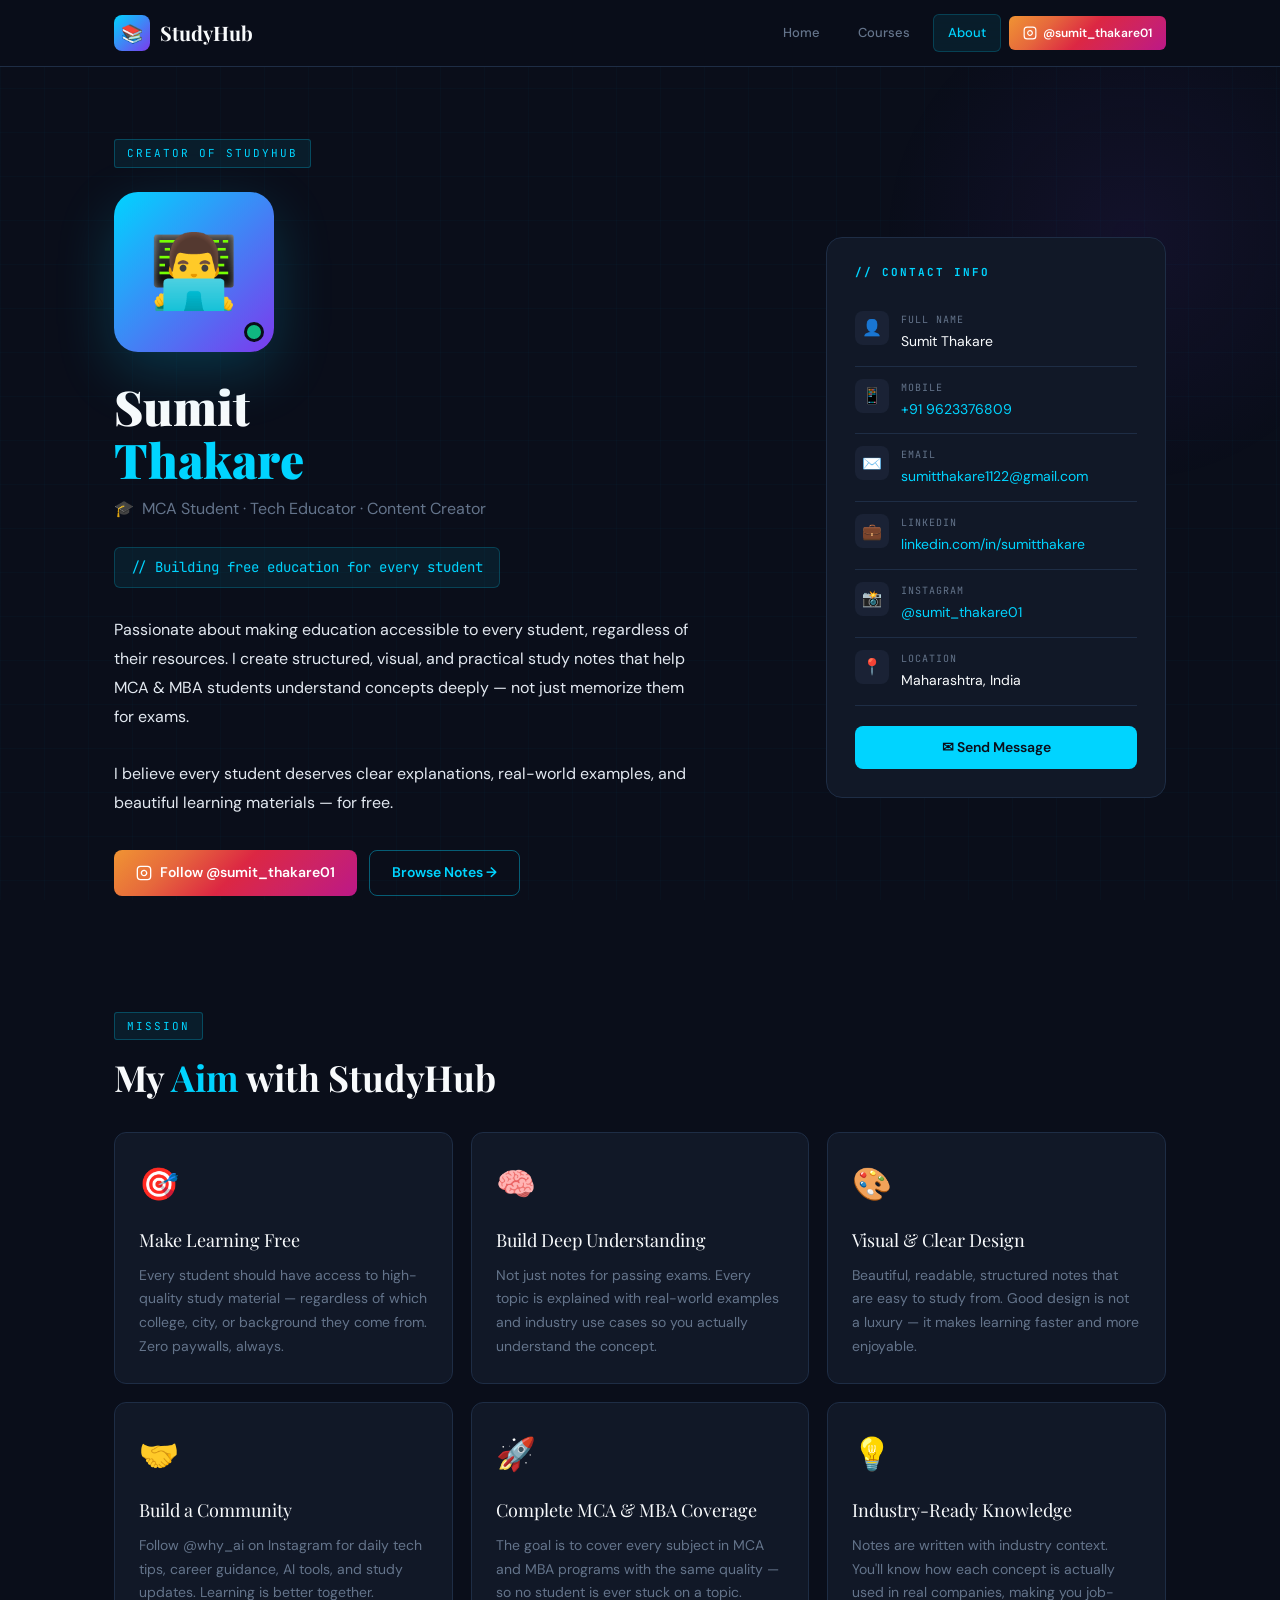
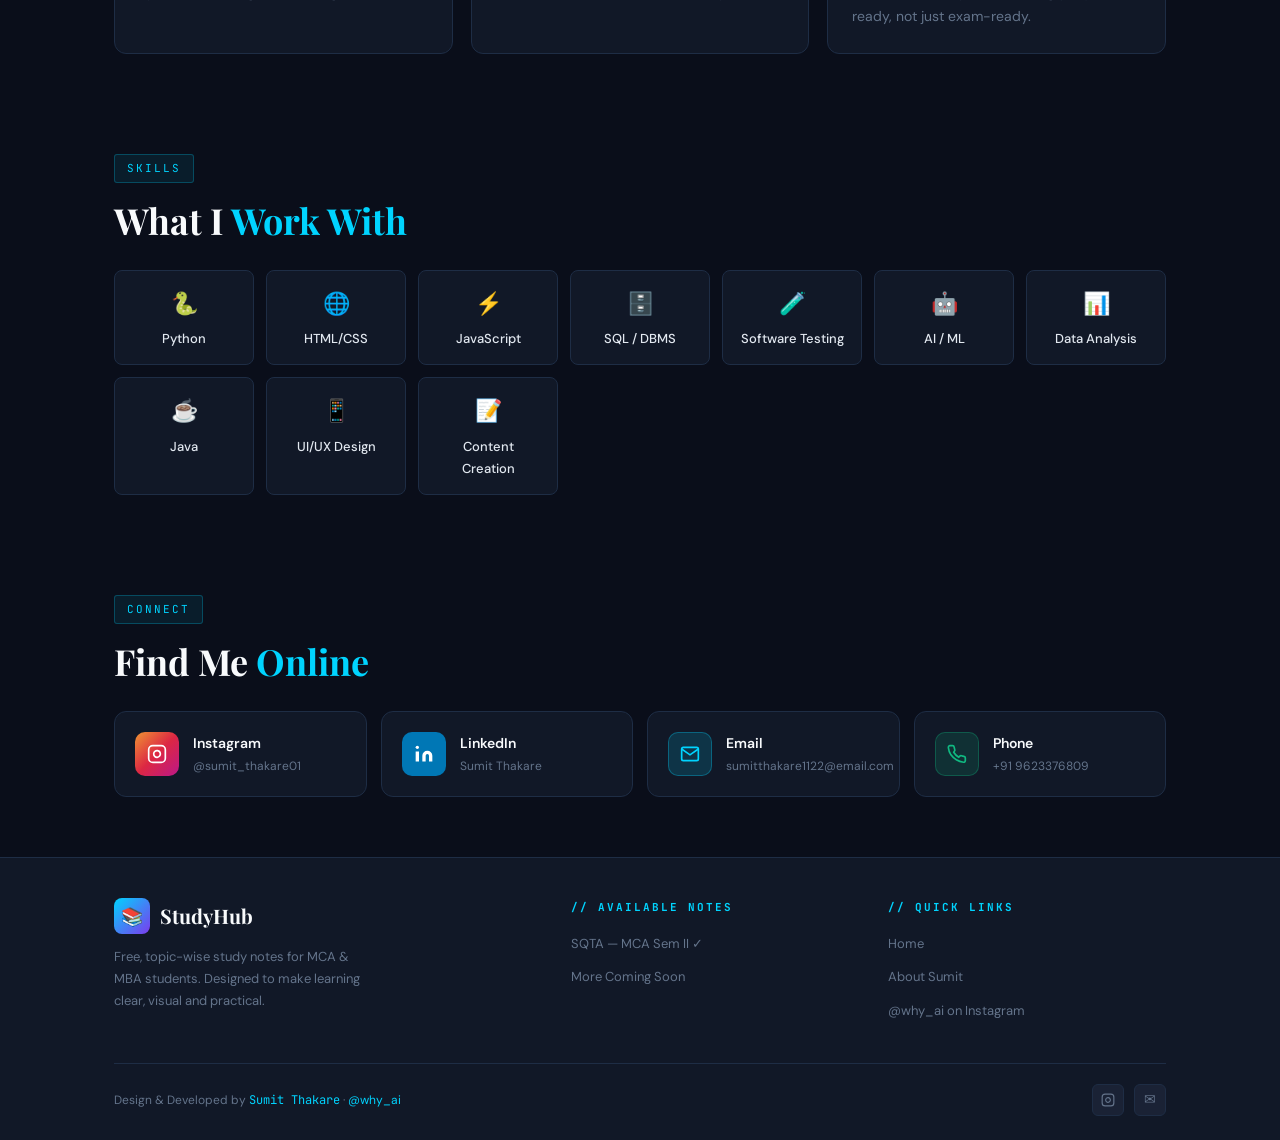
<file: about.html>
<!DOCTYPE html>
<html lang="en">
<head>
<meta charset="UTF-8">
<meta name="viewport" content="width=device-width, initial-scale=1.0">
<title>About Sumit Thakare — StudyHub</title>
<link rel="stylesheet" href="style.css">
<style>
  /* ABOUT PAGE SPECIFIC */
  .about-hero {
    padding: 72px 0 56px;
    position: relative;
    overflow: hidden;
  }

  .about-hero::before {
    content: '';
    position: absolute;
    top: -80px; right: -100px;
    width: 500px; height: 500px;
    background: radial-gradient(circle, rgba(124,58,237,0.08) 0%, transparent 70%);
    pointer-events: none;
  }

  .about-hero-inner {
    display: grid;
    grid-template-columns: 1fr 340px;
    gap: 60px;
    align-items: center;
  }

  .about-avatar-large {
    width: 160px; height: 160px;
    border-radius: 24px;
    background: linear-gradient(135deg, var(--accent), var(--accent3));
    display: flex; align-items: center; justify-content: center;
    font-size: 72px;
    margin-bottom: 28px;
    position: relative;
    box-shadow: 0 20px 60px rgba(0,212,255,0.2);
  }

  .about-avatar-large .online-dot {
    position: absolute;
    bottom: 10px; right: 10px;
    width: 20px; height: 20px;
    background: var(--accent4);
    border-radius: 50%;
    border: 3px solid var(--bg);
  }

  .about-name {
    font-family: 'Playfair Display', serif;
    font-size: 48px;
    font-weight: 900;
    color: var(--heading);
    line-height: 1.1;
    margin-bottom: 10px;
  }

  .about-name span { color: var(--accent); }

  .about-role {
    font-size: 16px;
    color: var(--muted);
    margin-bottom: 24px;
    display: flex;
    align-items: center;
    gap: 8px;
  }

  .about-tagline {
    font-family: 'JetBrains Mono', monospace;
    font-size: 14px;
    color: var(--accent);
    background: var(--tag-bg);
    border: 1px solid rgba(0,212,255,0.2);
    padding: 8px 16px;
    border-radius: 6px;
    margin-bottom: 28px;
    display: inline-block;
  }

  .about-bio {
    font-size: 16px;
    color: var(--text);
    line-height: 1.8;
    margin-bottom: 32px;
    max-width: 580px;
  }

  .about-cta { display: flex; gap: 12px; flex-wrap: wrap; }

  /* Info Card */
  .info-card {
    background: var(--surface);
    border: 1px solid var(--border);
    border-radius: 16px;
    padding: 28px;
    position: sticky;
    top: 80px;
  }

  .info-card h3 {
    font-family: 'JetBrains Mono', monospace;
    font-size: 11px;
    letter-spacing: 2px;
    color: var(--accent);
    text-transform: uppercase;
    margin-bottom: 20px;
  }

  .info-row {
    display: flex;
    align-items: flex-start;
    gap: 12px;
    padding: 12px 0;
    border-bottom: 1px solid var(--border);
  }

  .info-row:last-child { border-bottom: none; padding-bottom: 0; }

  .info-icon {
    width: 34px; height: 34px;
    border-radius: 8px;
    background: var(--surface2);
    display: flex; align-items: center; justify-content: center;
    font-size: 16px;
    flex-shrink: 0;
  }

  .info-label {
    font-family: 'JetBrains Mono', monospace;
    font-size: 10px;
    color: var(--muted);
    text-transform: uppercase;
    letter-spacing: 1px;
    margin-bottom: 2px;
  }

  .info-value {
    font-size: 14px;
    color: var(--heading);
    word-break: break-all;
  }

  .info-value a { color: var(--accent); }
  .info-value a:hover { text-decoration: underline; }

  /* Aim section */
  .aim-section { padding: 60px 0; }

  .aim-grid {
    display: grid;
    grid-template-columns: repeat(auto-fill, minmax(260px, 1fr));
    gap: 18px;
    margin-top: 32px;
  }

  .aim-card {
    background: var(--surface);
    border: 1px solid var(--border);
    border-radius: var(--radius);
    padding: 24px;
    transition: var(--transition);
  }

  .aim-card:hover { border-color: rgba(0,212,255,0.3); transform: translateY(-3px); }

  .aim-icon { font-size: 32px; margin-bottom: 14px; }

  .aim-title {
    font-family: 'Playfair Display', serif;
    font-size: 18px;
    color: var(--heading);
    margin-bottom: 8px;
  }

  .aim-desc { font-size: 14px; color: var(--muted); line-height: 1.7; }

  /* Skills */
  .skills-section { padding: 40px 0 60px; }

  .skills-grid {
    display: grid;
    grid-template-columns: repeat(auto-fill, minmax(140px, 1fr));
    gap: 12px;
    margin-top: 28px;
  }

  .skill-chip {
    background: var(--surface);
    border: 1px solid var(--border);
    border-radius: 8px;
    padding: 14px 16px;
    text-align: center;
    font-size: 13px;
    color: var(--text);
    transition: var(--transition);
    font-weight: 500;
  }

  .skill-chip:hover { border-color: var(--accent); color: var(--accent); }
  .skill-chip span { display: block; font-size: 22px; margin-bottom: 6px; }

  /* Social links */
  .social-section { padding: 40px 0 60px; }

  .social-grid {
    display: grid;
    grid-template-columns: repeat(auto-fill, minmax(200px, 1fr));
    gap: 14px;
    margin-top: 28px;
  }

  .social-card {
    background: var(--surface);
    border: 1px solid var(--border);
    border-radius: var(--radius);
    padding: 20px;
    display: flex;
    align-items: center;
    gap: 14px;
    transition: var(--transition);
    text-decoration: none;
  }

  .social-card:hover { border-color: rgba(0,212,255,0.3); transform: translateY(-2px); }

  .social-icon {
    width: 44px; height: 44px;
    border-radius: 10px;
    display: flex; align-items: center; justify-content: center;
    font-size: 20px;
    flex-shrink: 0;
  }

  .social-name { font-weight: 600; color: var(--heading); font-size: 14px; }
  .social-handle { font-size: 12px; color: var(--muted); }

  @media (max-width: 900px) {
    .about-hero-inner { grid-template-columns: 1fr; }
    .info-card { position: static; }
    .about-name { font-size: 36px; }
  }

  @media (max-width: 480px) {
    .about-name { font-size: 28px; }
    .about-avatar-large { width: 100px; height: 100px; font-size: 48px; }
  }
</style>
</head>
<body>

<!-- ── NAVBAR ── -->
<nav class="navbar">
  <div class="container">
    <div class="nav-inner">
      <a href="index.html" class="nav-logo">
        <div class="logo-icon">📚</div>
        StudyHub
      </a>
      <div class="nav-links">
        <a href="index.html">Home</a>
        <a href="index.html#courses">Courses</a>
        <a href="about.html" class="active">About</a>
        <a href="https://www.instagram.com/sumit_thakare01/?hl=en" target="_blank" class="nav-insta">
          <svg width="14" height="14" viewBox="0 0 24 24" fill="none" stroke="currentColor" stroke-width="2"><rect x="2" y="2" width="20" height="20" rx="5"/><path d="M16 11.37A4 4 0 1 1 12.63 8 4 4 0 0 1 16 11.37z"/><line x1="17.5" y1="6.5" x2="17.51" y2="6.5"/></svg>
          @sumit_thakare01
        </a>
      </div>
    </div>
  </div>
</nav>

<!-- ── ABOUT HERO ── -->
<section class="about-hero">
  <div class="container">
    <div class="about-hero-inner">

      <!-- LEFT: Bio -->
      <div>
        <div class="badge" style="margin-bottom:24px;">Creator of StudyHub</div>
        <div class="about-avatar-large">
          👨‍💻
          <div class="online-dot"></div>
        </div>
        <div class="about-name">Sumit<br><span>Thakare</span></div>
        <div class="about-role">
          <span>🎓</span> MCA Student · Tech Educator · Content Creator
        </div>
        <div class="about-tagline">// Building free education for every student</div>
        <p class="about-bio">
          Passionate about making education accessible to every student, regardless of their resources. I create structured, visual, and practical study notes that help MCA & MBA students understand concepts deeply — not just memorize them for exams.
          <br><br>
          I believe every student deserves clear explanations, real-world examples, and beautiful learning materials — for free.
        </p>
        <div class="about-cta">
          <a href="https://www.instagram.com/sumit_thakare01/?hl=en" target="_blank" class="btn" style="background:linear-gradient(135deg,#f09433,#e6683c,#dc2743,#cc2366,#bc1888);color:white;">
            <svg width="16" height="16" viewBox="0 0 24 24" fill="none" stroke="currentColor" stroke-width="2"><rect x="2" y="2" width="20" height="20" rx="5"/><path d="M16 11.37A4 4 0 1 1 12.63 8 4 4 0 0 1 16 11.37z"/><line x1="17.5" y1="6.5" x2="17.51" y2="6.5"/></svg>
            Follow @sumit_thakare01
          </a>
          <a href="index.html#courses" class="btn btn-outline">Browse Notes →</a>
        </div>
      </div>

      <!-- RIGHT: Info Card -->
      <div>
        <div class="info-card">
          <h3>// Contact Info</h3>

          <div class="info-row">
            <div class="info-icon">👤</div>
            <div>
              <div class="info-label">Full Name</div>
              <div class="info-value">Sumit Thakare</div>
            </div>
          </div>

          <div class="info-row">
            <div class="info-icon">📱</div>
            <div>
              <div class="info-label">Mobile</div>
              <div class="info-value"><a href="tel:+91 9623376809">+91 9623376809</a></div>
            </div>
          </div>

          <div class="info-row">
            <div class="info-icon">✉️</div>
            <div>
              <div class="info-label">Email</div>
              <div class="info-value"><a href="#">sumitthakare1122@gmail.com</a></div>
            </div>
          </div>

          <div class="info-row">
            <div class="info-icon">💼</div>
            <div>
              <div class="info-label">LinkedIn</div>
              <div class="info-value"><a href="https://linkedin.com/in/sumitthakare" target="_blank">linkedin.com/in/sumitthakare</a></div>
            </div>
          </div>

          <div class="info-row">
            <div class="info-icon">📸</div>
            <div>
              <div class="info-label">Instagram</div>
              <div class="info-value"><a href="https://www.instagram.com/sumit_thakare01/?hl=en" target="_blank">@sumit_thakare01</a></div>
            </div>
          </div>

          <div class="info-row">
            <div class="info-icon">📍</div>
            <div>
              <div class="info-label">Location</div>
              <div class="info-value">Maharashtra, India</div>
            </div>
          </div>

          <div style="margin-top:20px;">
            <a href="mailto:sumit@email.com" class="btn btn-primary" style="width:100%; justify-content:center;">
              ✉ Send Message
            </a>
          </div>
        </div>
      </div>

    </div>
  </div>
</section>

<!-- ── AIM SECTION ── -->
<section class="aim-section">
  <div class="container">
    <div class="badge" style="margin-bottom:16px;">Mission</div>
    <h2>My <span class="highlight">Aim</span> with StudyHub</h2>
    <div class="aim-grid">
      <div class="aim-card">
        <div class="aim-icon">🎯</div>
        <div class="aim-title">Make Learning Free</div>
        <div class="aim-desc">Every student should have access to high-quality study material — regardless of which college, city, or background they come from. Zero paywalls, always.</div>
      </div>
      <div class="aim-card">
        <div class="aim-icon">🧠</div>
        <div class="aim-title">Build Deep Understanding</div>
        <div class="aim-desc">Not just notes for passing exams. Every topic is explained with real-world examples and industry use cases so you actually understand the concept.</div>
      </div>
      <div class="aim-card">
        <div class="aim-icon">🎨</div>
        <div class="aim-title">Visual & Clear Design</div>
        <div class="aim-desc">Beautiful, readable, structured notes that are easy to study from. Good design is not a luxury — it makes learning faster and more enjoyable.</div>
      </div>
      <div class="aim-card">
        <div class="aim-icon">🤝</div>
        <div class="aim-title">Build a Community</div>
        <div class="aim-desc">Follow @why_ai on Instagram for daily tech tips, career guidance, AI tools, and study updates. Learning is better together.</div>
      </div>
      <div class="aim-card">
        <div class="aim-icon">🚀</div>
        <div class="aim-title">Complete MCA & MBA Coverage</div>
        <div class="aim-desc">The goal is to cover every subject in MCA and MBA programs with the same quality — so no student is ever stuck on a topic.</div>
      </div>
      <div class="aim-card">
        <div class="aim-icon">💡</div>
        <div class="aim-title">Industry-Ready Knowledge</div>
        <div class="aim-desc">Notes are written with industry context. You'll know how each concept is actually used in real companies, making you job-ready, not just exam-ready.</div>
      </div>
    </div>
  </div>
</section>

<!-- ── SKILLS SECTION ── -->
<section class="skills-section">
  <div class="container">
    <div class="badge" style="margin-bottom:16px;">Skills</div>
    <h2>What I <span class="highlight">Work With</span></h2>
    <div class="skills-grid">
      <div class="skill-chip"><span>🐍</span>Python</div>
      <div class="skill-chip"><span>🌐</span>HTML/CSS</div>
      <div class="skill-chip"><span>⚡</span>JavaScript</div>
      <div class="skill-chip"><span>🗄️</span>SQL / DBMS</div>
      <div class="skill-chip"><span>🧪</span>Software Testing</div>
      <div class="skill-chip"><span>🤖</span>AI / ML</div>
      <div class="skill-chip"><span>📊</span>Data Analysis</div>
      <div class="skill-chip"><span>☕</span>Java</div>
      <div class="skill-chip"><span>📱</span>UI/UX Design</div>
      <div class="skill-chip"><span>📝</span>Content Creation</div>
    </div>
  </div>
</section>

<!-- ── SOCIAL SECTION ── -->
<section class="social-section">
  <div class="container">
    <div class="badge" style="margin-bottom:16px;">Connect</div>
    <h2>Find Me <span class="highlight">Online</span></h2>
    <div class="social-grid">

      <a href="https://www.instagram.com/sumit_thakare01/?hl=en" target="_blank" class="social-card">
        <div class="social-icon" style="background:linear-gradient(135deg,#f09433,#dc2743,#bc1888);">
          <svg width="20" height="20" viewBox="0 0 24 24" fill="none" stroke="white" stroke-width="2"><rect x="2" y="2" width="20" height="20" rx="5"/><path d="M16 11.37A4 4 0 1 1 12.63 8 4 4 0 0 1 16 11.37z"/><line x1="17.5" y1="6.5" x2="17.51" y2="6.5"/></svg>
        </div>
        <div>
          <div class="social-name">Instagram</div>
          <div class="social-handle">@sumit_thakare01</div>
        </div>
      </a>

      <a href="https://linkedin.com/in/sumitthakare" target="_blank" class="social-card">
        <div class="social-icon" style="background:#0077b5;">
          <svg width="20" height="20" viewBox="0 0 24 24" fill="white"><path d="M16 8a6 6 0 0 1 6 6v7h-4v-7a2 2 0 0 0-2-2 2 2 0 0 0-2 2v7h-4v-7a6 6 0 0 1 6-6z"/><rect x="2" y="9" width="4" height="12"/><circle cx="4" cy="4" r="2"/></svg>
        </div>
        <div>
          <div class="social-name">LinkedIn</div>
          <div class="social-handle">Sumit Thakare</div>
        </div>
      </a>

      <a href="mailto:sumit@email.com" class="social-card">
        <div class="social-icon" style="background:rgba(0,212,255,0.15); border:1px solid rgba(0,212,255,0.3);">
          <svg width="20" height="20" viewBox="0 0 24 24" fill="none" stroke="var(--accent)" stroke-width="2"><path d="M4 4h16c1.1 0 2 .9 2 2v12c0 1.1-.9 2-2 2H4c-1.1 0-2-.9-2-2V6c0-1.1.9-2 2-2z"/><polyline points="22,6 12,13 2,6"/></svg>
        </div>
        <div>
          <div class="social-name">Email</div>
          <div class="social-handle">sumitthakare1122@email.com</div>
        </div>
      </a>

      <a href="tel:+91XXXXXXXXXX" class="social-card">
        <div class="social-icon" style="background:rgba(16,185,129,0.15); border:1px solid rgba(16,185,129,0.3);">
          <svg width="20" height="20" viewBox="0 0 24 24" fill="none" stroke="var(--accent4)" stroke-width="2"><path d="M22 16.92v3a2 2 0 0 1-2.18 2 19.79 19.79 0 0 1-8.63-3.07A19.5 19.5 0 0 1 4.69 13a19.79 19.79 0 0 1-3.07-8.67A2 2 0 0 1 3.59 2h3a2 2 0 0 1 2 1.72 12.84 12.84 0 0 0 .7 2.81 2 2 0 0 1-.45 2.11L8.09 9.91a16 16 0 0 0 6 6l1.27-1.27a2 2 0 0 1 2.11-.45 12.84 12.84 0 0 0 2.81.7A2 2 0 0 1 22 16.92z"/></svg>
        </div>
        <div>
          <div class="social-name">Phone</div>
          <div class="social-handle">+91 9623376809</div>
        </div>
      </a>

    </div>
  </div>
</section>

<!-- ── FOOTER ── -->
<footer>
  <div class="container">
    <div class="footer-grid">
      <div class="footer-brand">
        <a href="index.html" class="nav-logo">
          <div class="logo-icon">📚</div>
          StudyHub
        </a>
        <p>Free, topic-wise study notes for MCA & MBA students. Designed to make learning clear, visual and practical.</p>
      </div>
      <div class="footer-col">
        <h4>// Available Notes</h4>
        <ul>
          <li><a href="sqta.html">SQTA — MCA Sem II ✓</a></li>
          <li><a href="index.html#courses">More Coming Soon</a></li>
        </ul>
      </div>
      <div class="footer-col">
        <h4>// Quick Links</h4>
        <ul>
          <li><a href="index.html">Home</a></li>
          <li><a href="about.html">About Sumit</a></li>
          <li><a href="https://www.instagram.com/sumit_thakare01/?hl=en" target="_blank">@why_ai on Instagram</a></li>
        </ul>
      </div>
    </div>
    <div class="footer-bottom">
      <p>Design & Developed by <span>Sumit Thakare</span> · <a href="https://www.instagram.com/sumit_thakare01/?hl=en" target="_blank" style="color:var(--accent);">@why_ai</a></p>
      <div class="footer-social">
        <a href="https://www.instagram.com/sumit_thakare01/?hl=en" target="_blank" title="Instagram">
          <svg width="14" height="14" viewBox="0 0 24 24" fill="none" stroke="currentColor" stroke-width="2"><rect x="2" y="2" width="20" height="20" rx="5"/><path d="M16 11.37A4 4 0 1 1 12.63 8 4 4 0 0 1 16 11.37z"/><line x1="17.5" y1="6.5" x2="17.51" y2="6.5"/></svg>
        </a>
        <a href="#" title="Email">✉</a>
      </div>
    </div>
  </div>
</footer>

</body>
</html>
</file>
<file: style.css>
/* ============================================
   STUDYHUB — Global Stylesheet
   Design & Developed by Sumit Thakare
   ============================================ */

@import url('https://fonts.googleapis.com/css2?family=Playfair+Display:wght@700;900&family=JetBrains+Mono:wght@400;600&family=DM+Sans:wght@300;400;500;600&display=swap');

/* ── CSS VARIABLES ── */
:root {
  --bg: #0a0e1a;
  --surface: #111827;
  --surface2: #1a2235;
  --border: #1e2d45;
  --accent: #00d4ff;
  --accent2: #ff6b35;
  --accent3: #7c3aed;
  --accent4: #10b981;
  --accent5: #f59e0b;
  --text: #e2e8f0;
  --muted: #64748b;
  --heading: #f8fafc;
  --tag-bg: rgba(0,212,255,0.08);
  --card-hover: rgba(0,212,255,0.05);
  --radius: 12px;
  --radius-sm: 8px;
  --transition: all 0.25s ease;
}

/* ── RESET ── */
*, *::before, *::after { margin: 0; padding: 0; box-sizing: border-box; }
html { scroll-behavior: smooth; }
body {
  background: var(--bg);
  color: var(--text);
  font-family: 'DM Sans', sans-serif;
  font-size: 15px;
  line-height: 1.7;
  min-height: 100vh;
  overflow-x: hidden;
}

/* ── GRID BACKGROUND ── */
body::before {
  content: '';
  position: fixed;
  inset: 0;
  background-image:
    linear-gradient(rgba(0,212,255,0.025) 1px, transparent 1px),
    linear-gradient(90deg, rgba(0,212,255,0.025) 1px, transparent 1px);
  background-size: 44px 44px;
  pointer-events: none;
  z-index: 0;
}

/* ── TYPOGRAPHY ── */
h1, h2, h3 { font-family: 'Playfair Display', serif; color: var(--heading); line-height: 1.2; }
h1 { font-size: clamp(32px, 5vw, 60px); font-weight: 900; }
h2 { font-size: clamp(22px, 3vw, 36px); font-weight: 700; }
h3 { font-size: 20px; }
a { text-decoration: none; color: inherit; }
strong { color: var(--heading); }
code { font-family: 'JetBrains Mono', monospace; font-size: 12px; color: var(--accent); }

/* ── LAYOUT ── */
.container { max-width: 1100px; margin: 0 auto; padding: 0 24px; position: relative; z-index: 1; }
.section-gap { padding: 60px 0; }

/* ── NAVBAR ── */
/* ── NAVBAR ── */
.navbar {
  position: sticky;
  top: 0;
  z-index: 100;
  background: rgba(10,14,26,0.92);
  backdrop-filter: blur(16px);
  border-bottom: 1px solid var(--border);
  padding: 14px 0;
}

.nav-inner {
  display: flex;
  align-items: center;
  justify-content: space-between;
  gap: 20px;
}

.nav-logo {
  display: flex;
  align-items: center;
  gap: 10px;
  font-family: 'Playfair Display', serif;
  font-size: 20px;
  font-weight: 700;
  color: var(--heading);
}

.nav-logo .logo-icon {
  width: 36px; height: 36px;
  background: linear-gradient(135deg, var(--accent), var(--accent3));
  border-radius: 8px;
  display: flex; align-items: center; justify-content: center;
  font-size: 18px;
  flex-shrink: 0;
}

.nav-links {
  display: flex;
  align-items: center;
  gap: 8px;
}

.nav-links a {
  padding: 7px 14px;
  border-radius: 6px;
  font-size: 13px;
  font-weight: 500;
  color: var(--muted);
  transition: var(--transition);
  border: 1px solid transparent;
}

.nav-links a:hover,
.nav-links a.active {
  color: var(--accent);
  background: var(--tag-bg);
  border-color: rgba(0,212,255,0.2);
}

.nav-insta {
  display: flex;
  align-items: center;
  gap: 6px;
  background: linear-gradient(135deg, #f09433, #e6683c, #dc2743, #cc2366, #bc1888);
  color: white !important;
  padding: 7px 14px !important;
  border-radius: 6px !important;
  font-size: 12px !important;
  font-weight: 600 !important;
  border: none !important;
}

.nav-insta:hover { opacity: 0.9; transform: translateY(-1px); }

/* ============================================
   MOBILE NAVBAR FIX - Show Services on Mobile
   ============================================ */
@media (max-width: 768px) {
  .nav-inner {
    flex-direction: column;
    gap: 12px;
  }

  .nav-links {
    flex-wrap: wrap;
    justify-content: center;
    gap: 6px;
  }

  .nav-links a {
    display: inline-block !important;
    padding: 5px 12px;
    font-size: 12px;
  }
}

@media (max-width: 480px) {
  .nav-links a {
    padding: 4px 10px;
    font-size: 11px;
  }

  .nav-insta {
    padding: 5px 10px !important;
    font-size: 11px !important;
  }
}
/* ── BADGE ── */
.badge {
  display: inline-block;
  background: var(--tag-bg);
  border: 1px solid rgba(0,212,255,0.25);
  color: var(--accent);
  font-family: 'JetBrains Mono', monospace;
  font-size: 11px;
  letter-spacing: 2px;
  padding: 4px 12px;
  border-radius: 3px;
  text-transform: uppercase;
}

/* ── BUTTONS ── */
.btn {
  display: inline-flex;
  align-items: center;
  gap: 8px;
  padding: 10px 22px;
  border-radius: var(--radius-sm);
  font-size: 14px;
  font-weight: 600;
  cursor: pointer;
  transition: var(--transition);
  border: none;
}

.btn-primary {
  background: var(--accent);
  color: #0a0e1a;
}
.btn-primary:hover { background: #00bbdf; transform: translateY(-2px); }

.btn-outline {
  background: transparent;
  color: var(--accent);
  border: 1px solid rgba(0,212,255,0.4) !important;
}
.btn-outline:hover { background: var(--tag-bg); transform: translateY(-2px); }

/* ── FOOTER ── */
footer {
  background: var(--surface);
  border-top: 1px solid var(--border);
  padding: 40px 0 24px;
  position: relative;
  z-index: 1;
}

.footer-grid {
  display: grid;
  grid-template-columns: 1.5fr 1fr 1fr;
  gap: 40px;
  margin-bottom: 32px;
}

.footer-brand .nav-logo { margin-bottom: 12px; }
.footer-brand p { font-size: 13px; color: var(--muted); line-height: 1.7; max-width: 260px; }

.footer-col h4 {
  font-family: 'JetBrains Mono', monospace;
  font-size: 11px;
  letter-spacing: 2px;
  text-transform: uppercase;
  color: var(--accent);
  margin-bottom: 14px;
}

.footer-col ul { list-style: none; }
.footer-col ul li { margin-bottom: 8px; }
.footer-col ul li a { font-size: 13px; color: var(--muted); transition: var(--transition); }
.footer-col ul li a:hover { color: var(--accent); }

.footer-bottom {
  border-top: 1px solid var(--border);
  padding-top: 20px;
  display: flex;
  align-items: center;
  justify-content: space-between;
  gap: 16px;
  flex-wrap: wrap;
}

.footer-bottom p { font-size: 12px; color: var(--muted); }
.footer-bottom span { color: var(--accent); font-family: 'JetBrains Mono', monospace; }

.footer-social { display: flex; gap: 10px; }
.footer-social a {
  width: 32px; height: 32px;
  border-radius: 6px;
  background: var(--surface2);
  border: 1px solid var(--border);
  display: flex; align-items: center; justify-content: center;
  font-size: 14px;
  color: var(--muted);
  transition: var(--transition);
}
.footer-social a:hover { color: var(--accent); border-color: rgba(0,212,255,0.3); }

/* ── POPUP ── */
.popup-overlay {
  position: fixed;
  inset: 0;
  background: rgba(0,0,0,0.75);
  backdrop-filter: blur(6px);
  z-index: 999;
  display: flex;
  align-items: center;
  justify-content: center;
  padding: 20px;
  animation: fadeIn 0.4s ease;
}

.popup-box {
  background: var(--surface);
  border: 1px solid rgba(0,212,255,0.25);
  border-radius: 20px;
  padding: 40px;
  max-width: 480px;
  width: 100%;
  text-align: center;
  position: relative;
  animation: slideUp 0.4s ease;
  box-shadow: 0 24px 80px rgba(0,0,0,0.6), 0 0 60px rgba(0,212,255,0.08);
}

.popup-logo {
  width: 72px; height: 72px;
  background: linear-gradient(135deg, var(--accent), var(--accent3));
  border-radius: 16px;
  display: flex; align-items: center; justify-content: center;
  font-size: 36px;
  margin: 0 auto 20px;
}

.popup-box h2 { font-size: 24px; margin-bottom: 8px; }
.popup-box p { color: var(--muted); font-size: 14px; margin-bottom: 24px; line-height: 1.7; }

.popup-insta {
  display: inline-flex;
  align-items: center;
  gap: 8px;
  background: linear-gradient(135deg, #f09433, #e6683c, #dc2743, #cc2366, #bc1888);
  color: white;
  padding: 12px 24px;
  border-radius: 10px;
  font-weight: 600;
  font-size: 14px;
  margin-bottom: 20px;
  transition: var(--transition);
  cursor: pointer;
  border: none;
  width: 100%;
  justify-content: center;
}
.popup-insta:hover { opacity: 0.9; transform: translateY(-2px); }

.popup-close {
  font-size: 13px;
  color: var(--muted);
  cursor: pointer;
  background: none;
  border: none;
  color: var(--muted);
  transition: var(--transition);
}
.popup-close:hover { color: var(--text); }

.popup-close-x {
  position: absolute;
  top: 16px; right: 20px;
  background: none; border: none;
  color: var(--muted); font-size: 20px;
  cursor: pointer;
  transition: var(--transition);
  line-height: 1;
}
.popup-close-x:hover { color: var(--heading); }

.popup-divider { 
  display: flex; align-items: center; gap: 10px; 
  margin-bottom: 16px; color: var(--muted); font-size: 12px;
}
.popup-divider::before, .popup-divider::after {
  content: ''; flex: 1; height: 1px; background: var(--border);
}

/* ── ANIMATIONS ── */
@keyframes fadeIn { from { opacity: 0; } to { opacity: 1; } }
@keyframes slideUp { from { opacity: 0; transform: translateY(30px); } to { opacity: 1; transform: translateY(0); } }
@keyframes float { 0%,100% { transform: translateY(0); } 50% { transform: translateY(-8px); } }

/* ── UTILITY ── */
.highlight { color: var(--accent); }
.hl-orange { color: var(--accent2); }
.hl-green { color: var(--accent4); }
.hl-purple { color: #a78bfa; }
.hl-yellow { color: var(--accent5); }
.text-muted { color: var(--muted); }
.mono { font-family: 'JetBrains Mono', monospace; }

/* ── RESPONSIVE ── */
@media (max-width: 768px) {
  .footer-grid { grid-template-columns: 1fr; gap: 28px; }
  .nav-links a:not(.nav-insta):not(.active) { display: none; }
}

@media (max-width: 480px) {
  .popup-box { padding: 28px 20px; }
}
</file>
